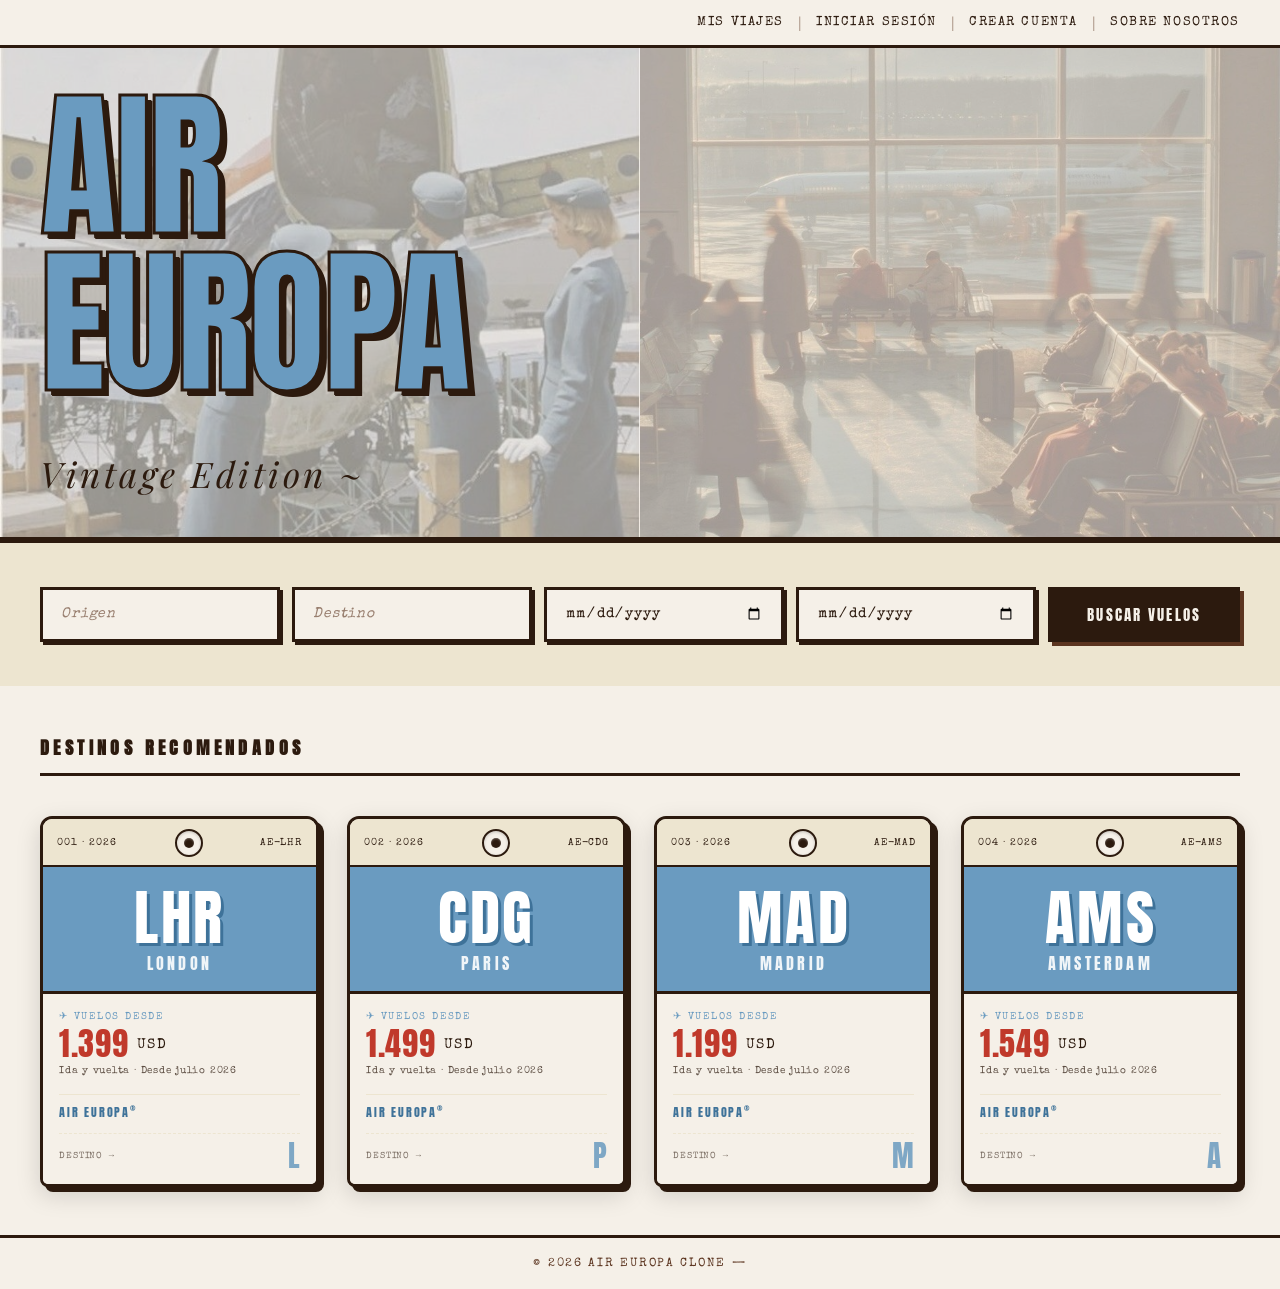
<file: index.html>
<!DOCTYPE html>
<html lang="es">
<head>
  <meta charset="UTF-8">
  <meta name="viewport" content="width=device-width, initial-scale=1.0">
  <title>Air Europa Vintage</title>
  <link rel="stylesheet" href="styles.css">
</head>
<body>

  <!-- NAVBAR -->
  <header>
    <nav>
      <a href="mis-viajes.html">Mis Viajes</a>
      <span class="nav-separador">|</span>
      <a href="#">Iniciar Sesión</a>
      <span class="nav-separador">|</span>
      <a href="#">Crear Cuenta</a>
      <span class="nav-separador">|</span>
      <a href="sobre-nosotros.html">Sobre Nosotros</a>
    </nav>
  </header>

  <main>

    <!-- HERO TIPOGRÁFICO -->
    <section class="hero">
      <h1 class="hero-titulo">
        <span class="titulo-linea1">AIR</span>
        <span class="titulo-linea2">EUROPA</span>
      </h1>
      <p class="hero-subtitulo">Vintage Edition ~</p>
    </section>

    <!-- BUSCADOR -->
    <section id="buscador">
      <form action="resultados.html">
        <input type="text" placeholder="Origen" list="ciudades" required />
        <input type="text" placeholder="Destino" list="ciudades" required />
        <input type="date" name="salida" />
        <input type="date" name="regreso" />
        <button type="submit">Buscar Vuelos</button>
      </form>
    </section>

    <datalist id="ciudades">
      <option value="Madrid">
      <option value="Roma">
      <option value="Barcelona">
      <option value="Buenos Aires">
      <option value="Berlín">
      <option value="París">
      <option value="Londres">
    </datalist>

    <!-- DESTINOS RECOMENDADOS -->
    <section class="destinos-seccion">
      <h2 class="destinos-titulo">Destinos recomendados</h2>

      <div class="destinos-grilla">

        <!-- CARD 1: LONDRES -->
        <article class="tag">
          <div class="tag-agujero-wrap">
            <div class="tag-numero">001 · 2026</div>
            <div class="tag-agujero">
              <div class="tag-tornillo"></div>
            </div>
            <div class="tag-codigo">AE-LHR</div>
          </div>

          <div class="tag-cuerpo azul">
            <p class="tag-iata">LHR</p>
            <p class="tag-ciudad">LONDON</p>
          </div>

          <div class="tag-pie crema">
            <p class="tag-oferta-label">✈ VUELOS DESDE</p>
            <p class="tag-precio">1.399 <span>USD</span></p>
            <p class="tag-condicion">Ida y vuelta · Desde julio 2026</p>
            <div class="tag-logo">AIR EUROPA<span>®</span></div>
            <div class="tag-sorting">
              <span class="tag-arrow">DESTINO →</span>
              <span class="tag-letra">L</span>
            </div>
          </div>
        </article>

        <!-- CARD 2: PARIS -->
        <article class="tag">
          <div class="tag-agujero-wrap">
            <div class="tag-numero">002 · 2026</div>
            <div class="tag-agujero">
              <div class="tag-tornillo"></div>
            </div>
            <div class="tag-codigo">AE-CDG</div>
          </div>

          <div class="tag-cuerpo azul">
            <p class="tag-iata">CDG</p>
            <p class="tag-ciudad">PARIS</p>
          </div>

          <div class="tag-pie crema">
            <p class="tag-oferta-label">✈ VUELOS DESDE</p>
            <p class="tag-precio">1.499 <span>USD</span></p>
            <p class="tag-condicion">Ida y vuelta · Desde julio 2026</p>
            <div class="tag-logo">AIR EUROPA<span>®</span></div>
            <div class="tag-sorting">
              <span class="tag-arrow">DESTINO →</span>
              <span class="tag-letra">P</span>
            </div>
          </div>
        </article>

        <!-- CARD 3: MADRID -->
        <article class="tag">
          <div class="tag-agujero-wrap">
            <div class="tag-numero">003 · 2026</div>
            <div class="tag-agujero">
              <div class="tag-tornillo"></div>
            </div>
            <div class="tag-codigo">AE-MAD</div>
          </div>

          <div class="tag-cuerpo azul">
            <p class="tag-iata">MAD</p>
            <p class="tag-ciudad">MADRID</p>
          </div>

          <div class="tag-pie crema">
            <p class="tag-oferta-label">✈ VUELOS DESDE</p>
            <p class="tag-precio">1.199 <span>USD</span></p>
            <p class="tag-condicion">Ida y vuelta · Desde julio 2026</p>
            <div class="tag-logo">AIR EUROPA<span>®</span></div>
            <div class="tag-sorting">
              <span class="tag-arrow">DESTINO →</span>
              <span class="tag-letra">M</span>
            </div>
          </div>
        </article>

        <!-- CARD 4: AMSTERDAM -->
        <article class="tag">
          <div class="tag-agujero-wrap">
            <div class="tag-numero">004 · 2026</div>
            <div class="tag-agujero">
              <div class="tag-tornillo"></div>
            </div>
            <div class="tag-codigo">AE-AMS</div>
          </div>

          <div class="tag-cuerpo azul">
            <p class="tag-iata">AMS</p>
            <p class="tag-ciudad">AMSTERDAM</p>
          </div>

          <div class="tag-pie crema">
            <p class="tag-oferta-label">✈ VUELOS DESDE</p>
            <p class="tag-precio">1.549 <span>USD</span></p>
            <p class="tag-condicion">Ida y vuelta · Desde julio 2026</p>
            <div class="tag-logo">AIR EUROPA<span>®</span></div>
            <div class="tag-sorting">
              <span class="tag-arrow">DESTINO →</span>
              <span class="tag-letra">A</span>
            </div>
          </div>
        </article>

      </div>
    </section>

  </main>

  <footer>
    &copy; 2026 Air Europa Clone &mdash;
  </footer>

</body>
</html>
</file>
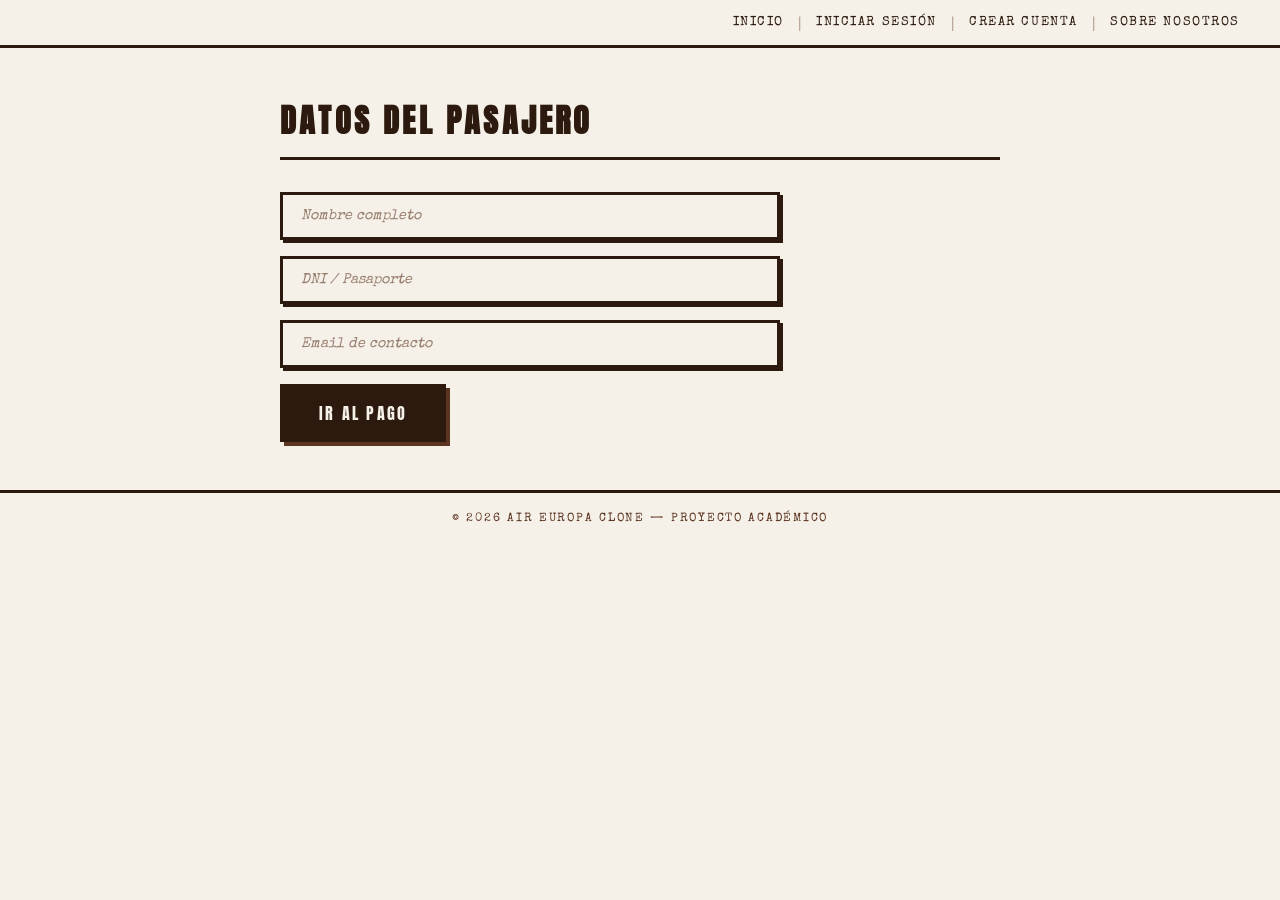
<file: datos.html>
<!DOCTYPE html>
<html lang="es">
<head>
  <meta charset="UTF-8">
  <meta name="viewport" content="width=device-width, initial-scale=1.0">
  <title>Datos del Pasajero - Air Europa Vintage</title>
  <link rel="stylesheet" href="styles.css">
</head>
<body>

  <header>
    <nav>
      <a href="index.html">Inicio</a>
      <span class="nav-separador">|</span>
      <a href="#">Iniciar Sesión</a>
      <span class="nav-separador">|</span>
      <a href="#">Crear Cuenta</a>
      <span class="nav-separador">|</span>
      <a href="sobre-nosotros.html">Sobre Nosotros</a>
    </nav>
  </header>

  <main>
    <section class="page-content">
      <h2>Datos del Pasajero</h2>
      <form action="pago.html" class="form-retro">
        <input type="text" placeholder="Nombre completo" required />
        <input type="text" placeholder="DNI / Pasaporte" required />
        <input type="email" placeholder="Email de contacto" required />
        <button type="submit">Ir al pago</button>
      </form>
    </section>
  </main>

  <footer>
    &copy; 2026 Air Europa Clone &mdash; Proyecto académico
  </footer>

</body>
</html>
</file>
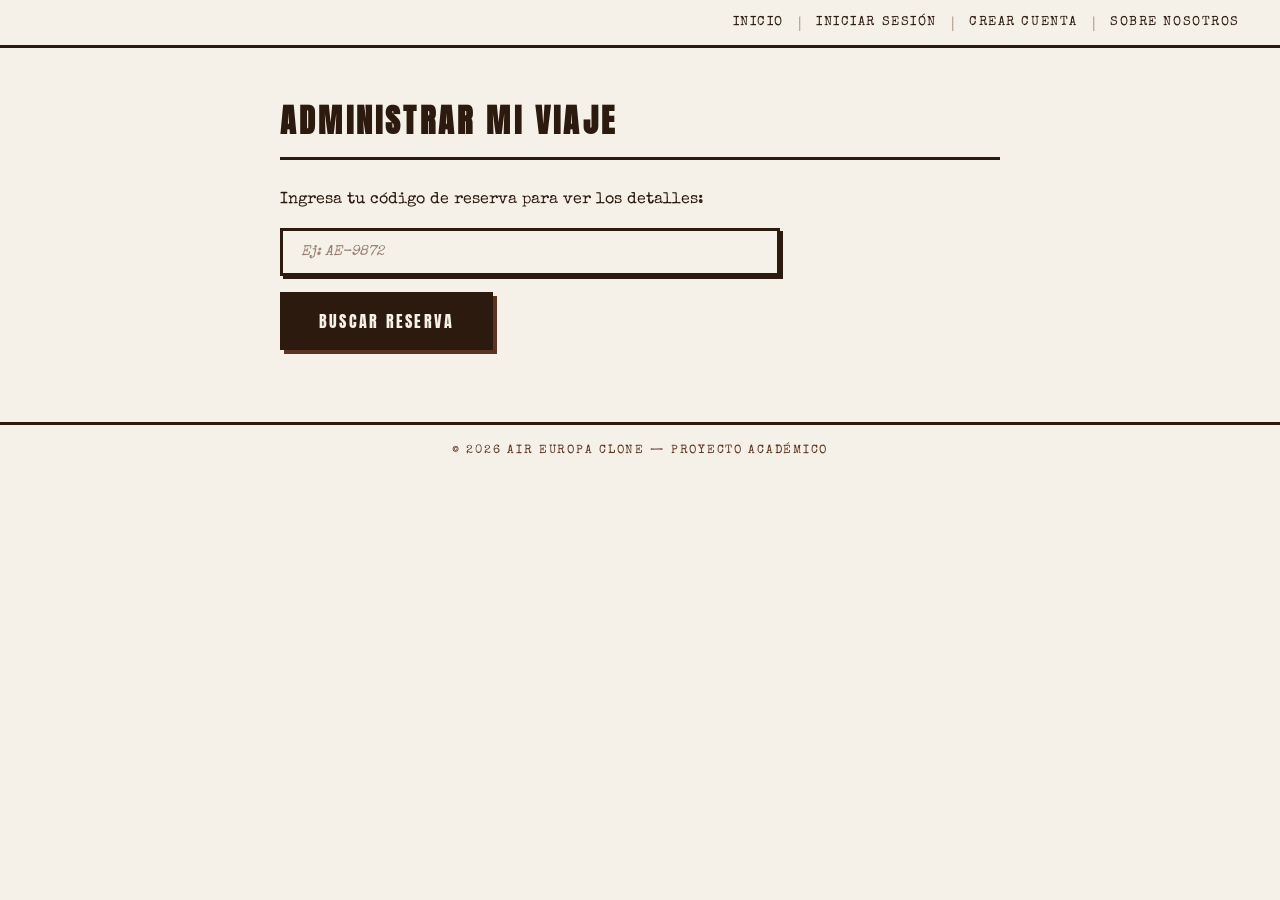
<file: mis-viajes.html>
<!DOCTYPE html>
<html lang="es">
<head>
  <meta charset="UTF-8">
  <meta name="viewport" content="width=device-width, initial-scale=1.0">
  <title>Mis Viajes - Air Europa Vintage</title>
  <link rel="stylesheet" href="styles.css">
</head>
<body>

  <header>
    <nav>
      <a href="index.html">Inicio</a>
      <span class="nav-separador">|</span>
      <a href="#">Iniciar Sesión</a>
      <span class="nav-separador">|</span>
      <a href="#">Crear Cuenta</a>
      <span class="nav-separador">|</span>
      <a href="sobre-nosotros.html">Sobre Nosotros</a>
    </nav>
  </header>

  <main>
    <section class="page-content">
      <h2>Administrar mi viaje</h2>
      <p>Ingresa tu código de reserva para ver los detalles:</p>
      <form class="form-retro">
        <input type="text" placeholder="Ej: AE-9872" required />
        <button type="button">Buscar Reserva</button>
      </form>

      <div id="detalle-reserva"></div>
    </section>
  </main>

  <footer>
    &copy; 2026 Air Europa Clone &mdash; Proyecto académico
  </footer>

</body>
</html>
</file>
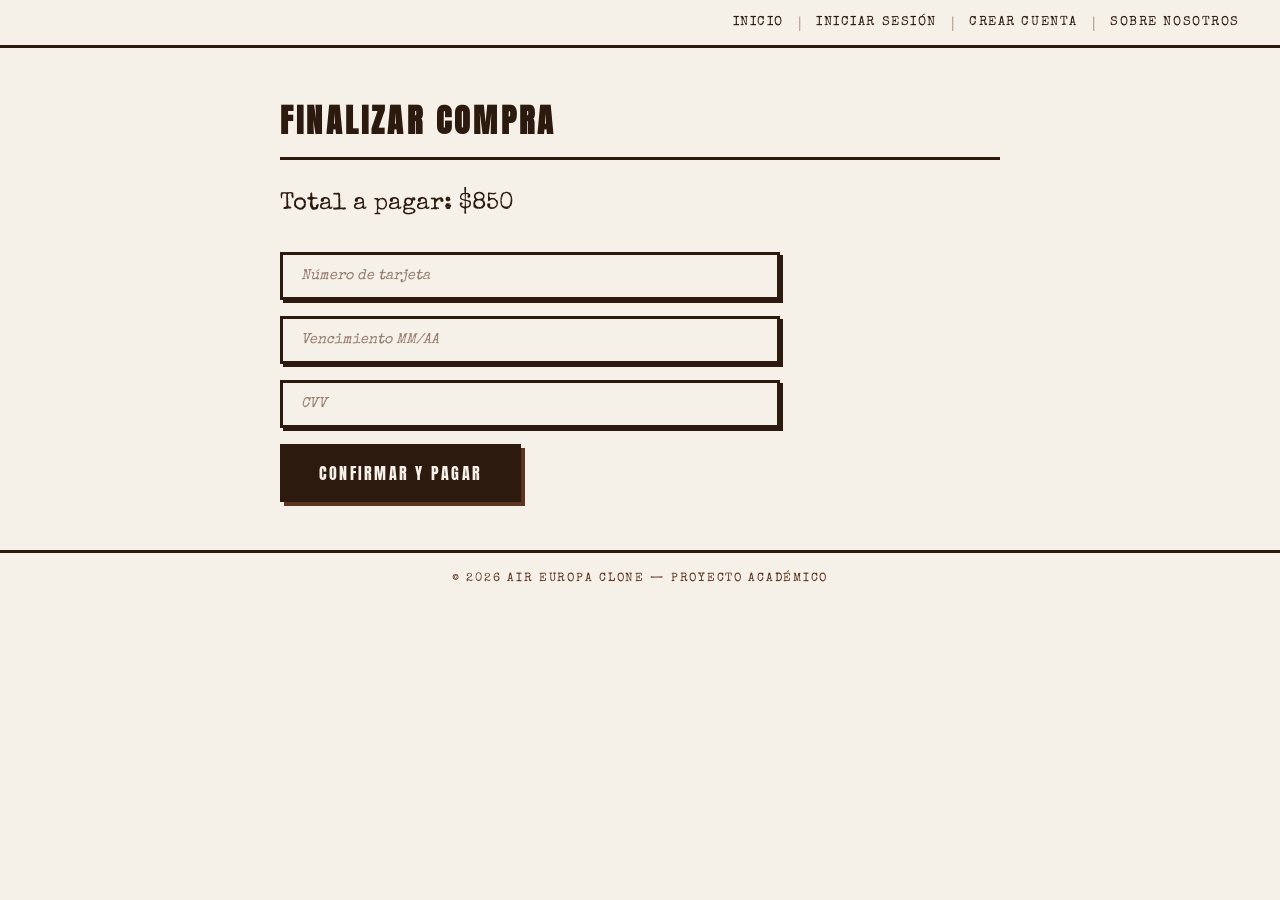
<file: pago.html>
<!DOCTYPE html>
<html lang="es">
<head>
  <meta charset="UTF-8">
  <meta name="viewport" content="width=device-width, initial-scale=1.0">
  <title>Pago - Air Europa Vintage</title>
  <link rel="stylesheet" href="styles.css">
</head>
<body>

  <header>
    <nav>
      <a href="index.html">Inicio</a>
      <span class="nav-separador">|</span>
      <a href="#">Iniciar Sesión</a>
      <span class="nav-separador">|</span>
      <a href="#">Crear Cuenta</a>
      <span class="nav-separador">|</span>
      <a href="sobre-nosotros.html">Sobre Nosotros</a>
    </nav>
  </header>

  <main>
    <section class="page-content">
      <h2>Finalizar Compra</h2>
      <form action="mis-viajes.html" class="form-retro">
        <p class="total-pagar">Total a pagar: $850</p>
        <input type="text" placeholder="Número de tarjeta" required />
        <input type="text" placeholder="Vencimiento MM/AA" required />
        <input type="text" placeholder="CVV" required />
        <button type="submit">Confirmar y Pagar</button>
      </form>
    </section>
  </main>

  <footer>
    &copy; 2026 Air Europa Clone &mdash; Proyecto académico
  </footer>

</body>
</html>
</file>
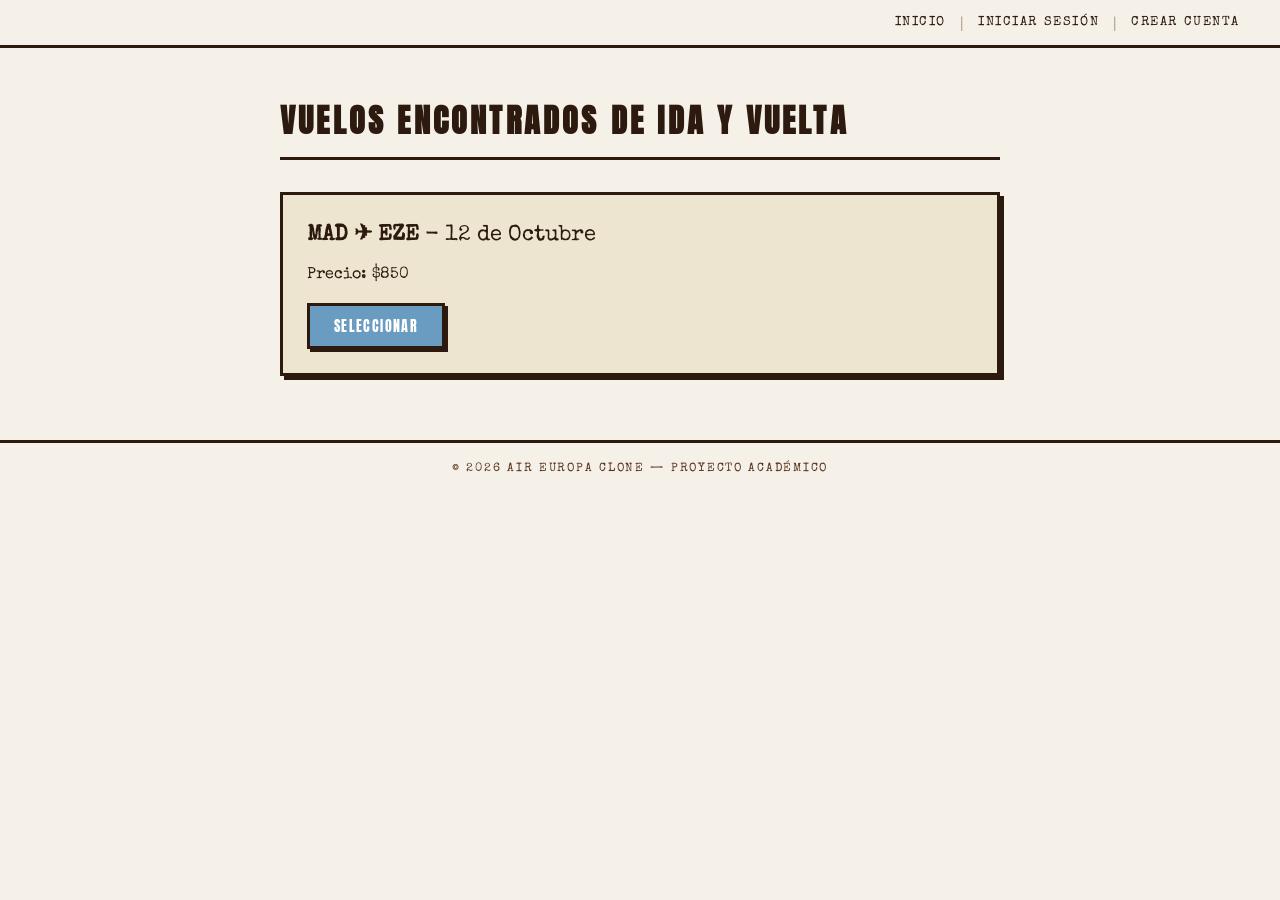
<file: resultados.html>
<!DOCTYPE html>
<html lang="es">
<head>
  <meta charset="UTF-8">
  <meta name="viewport" content="width=device-width, initial-scale=1.0">
  <title>Resultados - Air Europa Vintage</title>
  <link rel="stylesheet" href="styles.css">
</head>
<body>

  <header>
    <nav>
      <a href="index.html">Inicio</a>
      <span class="nav-separador">|</span>
      <a href="#">Iniciar Sesión</a>
      <span class="nav-separador">|</span>
      <a href="#">Crear Cuenta</a>
    </nav>
  </header>

  <main>
    <section class="page-content">
      <h2>Vuelos encontrados de Ida y Vuelta</h2>
      <div class="lista-vuelos">
        <article class="vuelo-card">
          <p class="vuelo-ruta"><strong>MAD ✈ EZE</strong> - 12 de Octubre</p>
          <p class="vuelo-precio">Precio: $850</p>
          <a href="datos.html" class="btn">Seleccionar</a>
        </article>
      </div>
    </section>
  </main>

  <footer>
    &copy; 2026 Air Europa Clone &mdash; Proyecto académico
  </footer>

</body>
</html>
</file>
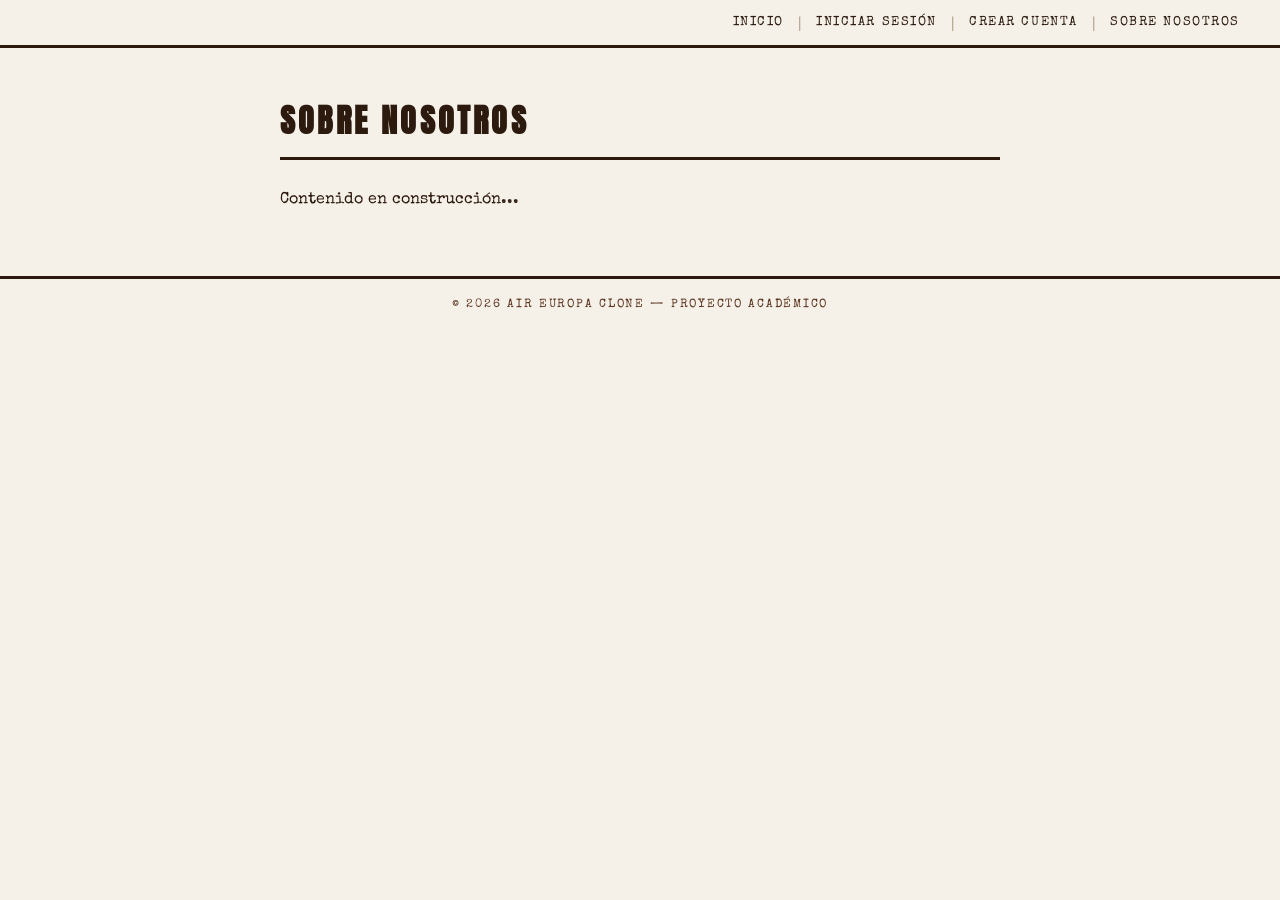
<file: sobre-nosotros.html>
<!DOCTYPE html>
<html lang="es">
<head>
  <meta charset="UTF-8">
  <meta name="viewport" content="width=device-width, initial-scale=1.0">
  <title>Sobre Nosotros - Air Europa Vintage</title>
  <link rel="stylesheet" href="styles.css">
</head>
<body>

  <header>
    <nav>
      <a href="index.html">Inicio</a>
      <span class="nav-separador">|</span>
      <a href="#">Iniciar Sesión</a>
      <span class="nav-separador">|</span>
      <a href="#">Crear Cuenta</a>
      <span class="nav-separador">|</span>
      <a href="sobre-nosotros.html">Sobre Nosotros</a>
    </nav>
  </header>

  <main>
    <section class="page-content">
      <h2>Sobre Nosotros</h2>
      <p>Contenido en construcción...</p>
    </section>
  </main>

  <footer>
    &copy; 2026 Air Europa Clone &mdash; Proyecto académico
  </footer>

</body>
</html>
</file>
<file: styles.css>
/* ================================================
   AIR EUROPA — VINTAGE EDITION
   Inspirado en: Retro Haus (Pinterest)
   Paleta: crema, azul cobalto, marrón oscuro
   ================================================ */

@import url('https://fonts.googleapis.com/css2?family=Anton&family=Playfair+Display:ital@1&family=Special+Elite&family=Lato:wght@300;400;700&display=swap');

/* ---- VARIABLES ---- */
:root {
  --crema:        #f5f0e8;
  --crema-osc:    #ede5d0;
  --azul:         #6a9bc0;
  --azul-osc:     #3e7299;
  --marron:       #2c1a0e;
  --marron-med:   #5c3520;
  --blanco:       #ffffff;
  --sombra-texto: 6px 6px 0px var(--marron);
  --borde:        3px solid var(--marron);
}

/* ---- RESET ---- */
*, *::before, *::after {
  box-sizing: border-box;
  margin: 0;
  padding: 0;
}

body {
  background-color: var(--crema);
  color: var(--marron);
  font-family: 'Lato', sans-serif;
  min-height: 100vh;
}

/* ================================================
   HEADER / NAVBAR
   — borde inferior fino, links alineados a la derecha
   ================================================ */
header {
  border-bottom: var(--borde);
  padding: 14px 40px;
  background-color: var(--crema);
}

header nav {
  display: flex;
  justify-content: flex-end;
  align-items: center;
  gap: 14px;
}

header nav a {
  font-family: 'Special Elite', cursive;
  font-size: 0.82rem;
  letter-spacing: 0.12em;
  text-transform: uppercase;
  color: var(--marron);
  text-decoration: none;
  transition: color 0.2s;
}

header nav a:hover {
  color: var(--azul);
}

.nav-separador {
  color: var(--marron-med);
  font-size: 0.9rem;
  opacity: 0.5;
}

/* ================================================
   HERO — TIPOGRAFÍA BOLD RETRO
   Replica el estilo "RETRO HAUS" de la referencia:
   letras enormes, azul con sombra marrón, fondo crema
   ================================================ */
.hero {
  padding: 48px 40px 0 40px;
  border-bottom: var(--borde);
  background-color: var(--crema);
  overflow: hidden;
  position: relative;
}

.hero::before,
.hero::after {
  content: '';
  position: absolute;
  top: 0;
  bottom: 0;
  width: 50%;
  background-size: cover;
  background-position: center;
  opacity: 0.4;
  z-index: 0;
}

.hero::before {
  left: 0;
  background-image: url('img/avion1.jpg');
}

.hero::after {
  right: 0;
  background-image: url('img/avion2.jpg');
}

.hero > * {
  position: relative;
  z-index: 1;
}

.hero-titulo {
  display: flex;
  flex-direction: column;
  line-height: 0.88;
  user-select: none;
  gap: 16px;
  padding-bottom: 48px;
}

.hero-subtitulo {
  font-family: 'Playfair Display', serif;
  font-size: 2.2rem;
  font-style: italic;
  font-weight: 400;
  color: var(--marron);
  letter-spacing: 0.1em;
  margin-top: 8px;
  margin-bottom: 40px;
}

/* Ambas líneas comparten el estilo base */
.titulo-linea1,
.titulo-linea2 {
  font-family: 'Anton', sans-serif;
  font-size: clamp(4rem, 14vw, 10rem);
  font-weight: 400;
  text-transform: uppercase;
  letter-spacing: -0.02em;

  /* Relleno azul + sombra marrón desplazada — efecto 3D retro */
  color: var(--azul);
  -webkit-text-stroke: 3px var(--marron);
  text-shadow:
    5px 5px 0 var(--marron),
    6px 6px 0 var(--marron);

  display: block;
}

/* ================================================
   SECCIÓN BUSCADOR
   — fondo crema oscuro, borde superior, inputs retro
   ================================================ */
#buscador {
  background-color: var(--crema-osc);
  border-top: var(--borde);
  padding: 44px 40px;
}

#buscador form {
  display: flex;
  flex-wrap: wrap;
  gap: 12px;
  align-items: stretch;
}

#buscador input {
  font-family: 'Special Elite', cursive;
  font-size: 0.88rem;
  letter-spacing: 0.06em;
  padding: 13px 18px;
  background: var(--crema);
  color: var(--marron);
  border: var(--borde);
  border-radius: 0;
  outline: none;
  flex: 1;
  min-width: 150px;

  /* Sombra desplazada retro */
  box-shadow: 3px 3px 0 var(--marron);
  transition: box-shadow 0.15s, transform 0.15s;
}

#buscador input::placeholder {
  color: var(--marron-med);
  opacity: 0.6;
  font-style: italic;
}

#buscador input:focus {
  box-shadow: 5px 5px 0 var(--marron);
  transform: translate(-1px, -1px);
}

#buscador input[type="date"] {
  color-scheme: light;
  min-width: 160px;
}

#buscador button[type="submit"] {
  font-family: 'Anton', sans-serif;
  font-size: 0.95rem;
  letter-spacing: 0.14em;
  text-transform: uppercase;
  padding: 13px 36px;
  background: var(--marron);
  color: var(--crema);
  border: var(--borde);
  border-radius: 0;
  cursor: pointer;
  box-shadow: 4px 4px 0 var(--marron-med);
  transition: all 0.15s;
  white-space: nowrap;
}

#buscador button[type="submit"]:hover {
  background: var(--azul);
  color: var(--blanco);
  box-shadow: 5px 5px 0 var(--marron);
  transform: translate(-1px, -1px);
}

#buscador button[type="submit"]:active {
  transform: translate(2px, 2px);
  box-shadow: 2px 2px 0 var(--marron);
}

/* ================================================
   DESTINOS RECOMENDADOS
   ================================================ */
.destinos-seccion {
  padding: 48px 40px;
}

.destinos-titulo {
  font-family: 'Anton', sans-serif;
  font-size: 1.1rem;
  letter-spacing: 0.25em;
  text-transform: uppercase;
  color: var(--marron);
  margin-bottom: 40px;
  border-bottom: var(--borde);
  padding-bottom: 12px;
}

.destinos-grilla {
  display: grid;
  grid-template-columns: repeat(4, 1fr);
  gap: 28px;
  align-items: start;
}

.tag {
  background: var(--crema);
  border: var(--borde);
  border-radius: 12px 12px 8px 8px;
  box-shadow: 5px 5px 0 var(--marron), 0 8px 24px rgba(0,0,0,0.15);
  overflow: hidden;
  display: flex;
  flex-direction: column;
  transition: transform 0.2s, box-shadow 0.2s;
  cursor: pointer;
}

.tag:hover {
  transform: translate(-3px, -3px) rotate(-1deg);
  box-shadow: 8px 8px 0 var(--marron);
}

.tag-agujero-wrap {
  background: var(--crema-osc);
  border-bottom: 2px solid var(--marron);
  padding: 10px 14px 8px;
  display: flex;
  align-items: center;
  justify-content: space-between;
  gap: 8px;
}

.tag-numero {
  font-family: 'Special Elite', cursive;
  font-size: 0.65rem;
  letter-spacing: 0.1em;
  color: var(--marron);
}

.tag-codigo {
  font-family: 'Special Elite', cursive;
  font-size: 0.65rem;
  letter-spacing: 0.08em;
  color: var(--marron);
  text-align: right;
}

.tag-agujero {
  width: 28px;
  height: 28px;
  border-radius: 50%;
  background: var(--crema);
  border: 2px solid var(--marron);
  display: flex;
  align-items: center;
  justify-content: center;
  flex-shrink: 0;
  box-shadow: inset 0 1px 3px rgba(0,0,0,0.2);
}

.tag-tornillo {
  width: 10px;
  height: 10px;
  border-radius: 50%;
  background: var(--marron);
  box-shadow: inset 0 1px 2px rgba(255,255,255,0.3);
}

.tag-cuerpo.azul {
  background: var(--azul);
  padding: 20px 16px 16px;
  border-bottom: var(--borde);
  text-align: center;
}

.tag-iata {
  font-family: 'Anton', sans-serif;
  font-size: 3.8rem;
  line-height: 1;
  color: var(--blanco);
  letter-spacing: 0.04em;
  text-shadow: 3px 3px 0 var(--azul-osc);
}

.tag-ciudad {
  font-family: 'Anton', sans-serif;
  font-size: 1rem;
  letter-spacing: 0.2em;
  color: var(--blanco);
  margin-top: 4px;
  opacity: 0.9;
}

.tag-pie.crema {
  background: var(--crema);
  padding: 16px 16px 14px;
  display: flex;
  flex-direction: column;
  gap: 4px;
}

.tag-oferta-label {
  font-family: 'Special Elite', cursive;
  font-size: 0.62rem;
  letter-spacing: 0.18em;
  text-transform: uppercase;
  color: var(--azul);
}

.tag-precio {
  font-family: 'Anton', sans-serif;
  font-size: 2rem;
  color: #c0392b;
  line-height: 1.1;
  letter-spacing: 0.02em;
}

.tag-precio span {
  font-family: 'Special Elite', cursive;
  font-size: 0.85rem;
  color: var(--marron);
  letter-spacing: 0.1em;
  vertical-align: middle;
}

.tag-condicion {
  font-family: 'Special Elite', cursive;
  font-size: 0.6rem;
  letter-spacing: 0.08em;
  color: var(--marron);
  opacity: 0.75;
  margin-bottom: 10px;
}

.tag-logo {
  font-family: 'Anton', sans-serif;
  font-size: 0.75rem;
  letter-spacing: 0.15em;
  color: var(--azul-osc);
  border-top: 1px solid var(--crema-osc);
  padding-top: 8px;
  margin-top: 4px;
}

.tag-logo span {
  font-size: 0.5rem;
  vertical-align: super;
}

.tag-sorting {
  display: flex;
  align-items: center;
  justify-content: space-between;
  margin-top: 8px;
  border-top: 1px dashed var(--crema-osc);
  padding-top: 8px;
}

.tag-arrow {
  font-family: 'Special Elite', cursive;
  font-size: 0.55rem;
  letter-spacing: 0.1em;
  color: var(--marron);
  opacity: 0.6;
  text-transform: uppercase;
}

.tag-letra {
  font-family: 'Anton', sans-serif;
  font-size: 1.8rem;
  color: var(--azul);
  line-height: 1;
  opacity: 0.85;
}

/* ================================================
   FOOTER
   ================================================ */
footer {
  border-top: var(--borde);
  padding: 20px 40px;
  background: var(--crema);
  font-family: 'Special Elite', cursive;
  font-size: 0.72rem;
  letter-spacing: 0.15em;
  text-transform: uppercase;
  color: var(--marron-med);
  text-align: center;
}

/* ================================================
   PÁGINAS INTERNAS
   ================================================ */
.page-content {
  padding: 48px 40px;
  max-width: 800px;
  margin: 0 auto;
}

.page-content h2 {
  font-family: 'Anton', sans-serif;
  font-size: 2rem;
  color: var(--marron);
  text-transform: uppercase;
  letter-spacing: 0.1em;
  margin-bottom: 32px;
  padding-bottom: 12px;
  border-bottom: var(--borde);
}

.page-content p {
  font-family: 'Special Elite', cursive;
  color: var(--marron);
  margin-bottom: 20px;
}

.form-retro {
  display: flex;
  flex-direction: column;
  gap: 16px;
  max-width: 500px;
}

.form-retro input {
  font-family: 'Special Elite', cursive;
  font-size: 0.9rem;
  padding: 14px 18px;
  background: var(--crema);
  color: var(--marron);
  border: var(--borde);
  border-radius: 0;
  outline: none;
  box-shadow: 3px 3px 0 var(--marron);
  transition: box-shadow 0.15s, transform 0.15s;
}

.form-retro input::placeholder {
  color: var(--marron-med);
  opacity: 0.6;
  font-style: italic;
}

.form-retro input:focus {
  box-shadow: 5px 5px 0 var(--marron);
  transform: translate(-1px, -1px);
}

.form-retro button {
  font-family: 'Anton', sans-serif;
  font-size: 1rem;
  letter-spacing: 0.14em;
  text-transform: uppercase;
  padding: 14px 36px;
  background: var(--marron);
  color: var(--crema);
  border: var(--borde);
  border-radius: 0;
  cursor: pointer;
  box-shadow: 4px 4px 0 var(--marron-med);
  transition: all 0.15s;
  width: fit-content;
}

.form-retro button:hover {
  background: var(--azul);
  color: var(--blanco);
  box-shadow: 5px 5px 0 var(--marron);
  transform: translate(-1px, -1px);
}

.form-retro button:active {
  transform: translate(2px, 2px);
  box-shadow: 2px 2px 0 var(--marron);
}

.total-pagar {
  font-family: 'Anton', sans-serif;
  font-size: 1.5rem;
  color: #c0392b;
}

.vuelo-card {
  background: var(--crema-osc);
  border: var(--borde);
  padding: 24px;
  margin-bottom: 16px;
  box-shadow: 4px 4px 0 var(--marron);
}

.vuelo-ruta {
  font-family: 'Anton', sans-serif;
  font-size: 1.4rem;
  color: var(--marron);
  margin-bottom: 8px;
}

.vuelo-precio {
  font-family: 'Special Elite', cursive;
  font-size: 1rem;
  color: var(--marron);
  margin-bottom: 16px;
}

.btn {
  font-family: 'Anton', sans-serif;
  font-size: 0.85rem;
  letter-spacing: 0.1em;
  text-transform: uppercase;
  padding: 10px 24px;
  background: var(--azul);
  color: var(--blanco);
  border: var(--borde);
  text-decoration: none;
  display: inline-block;
  box-shadow: 3px 3px 0 var(--marron);
  transition: all 0.15s;
}

.btn:hover {
  background: var(--marron);
  color: var(--crema);
  transform: translate(-1px, -1px);
  box-shadow: 4px 4px 0 var(--marron);
}

#detalle-reserva {
  margin-top: 24px;
}

/* ================================================
   RESPONSIVE
   ================================================ */
@media (max-width: 640px) {
  header { padding: 12px 20px; }

  .hero { padding: 32px 20px 0 20px; }

  #buscador { padding: 32px 20px; }

  #buscador form { flex-direction: column; }

  #buscador input,
  #buscador button[type="submit"] {
    width: 100%;
    flex: none;
  }

  .destinos-seccion { padding: 32px 20px; }

  .destinos-grilla {
    grid-template-columns: 1fr;
    max-width: 280px;
    margin: 0 auto;
  }

  .page-content { padding: 32px 20px; }

  .form-retro input,
  .form-retro button { width: 100%; }
}
</file>
